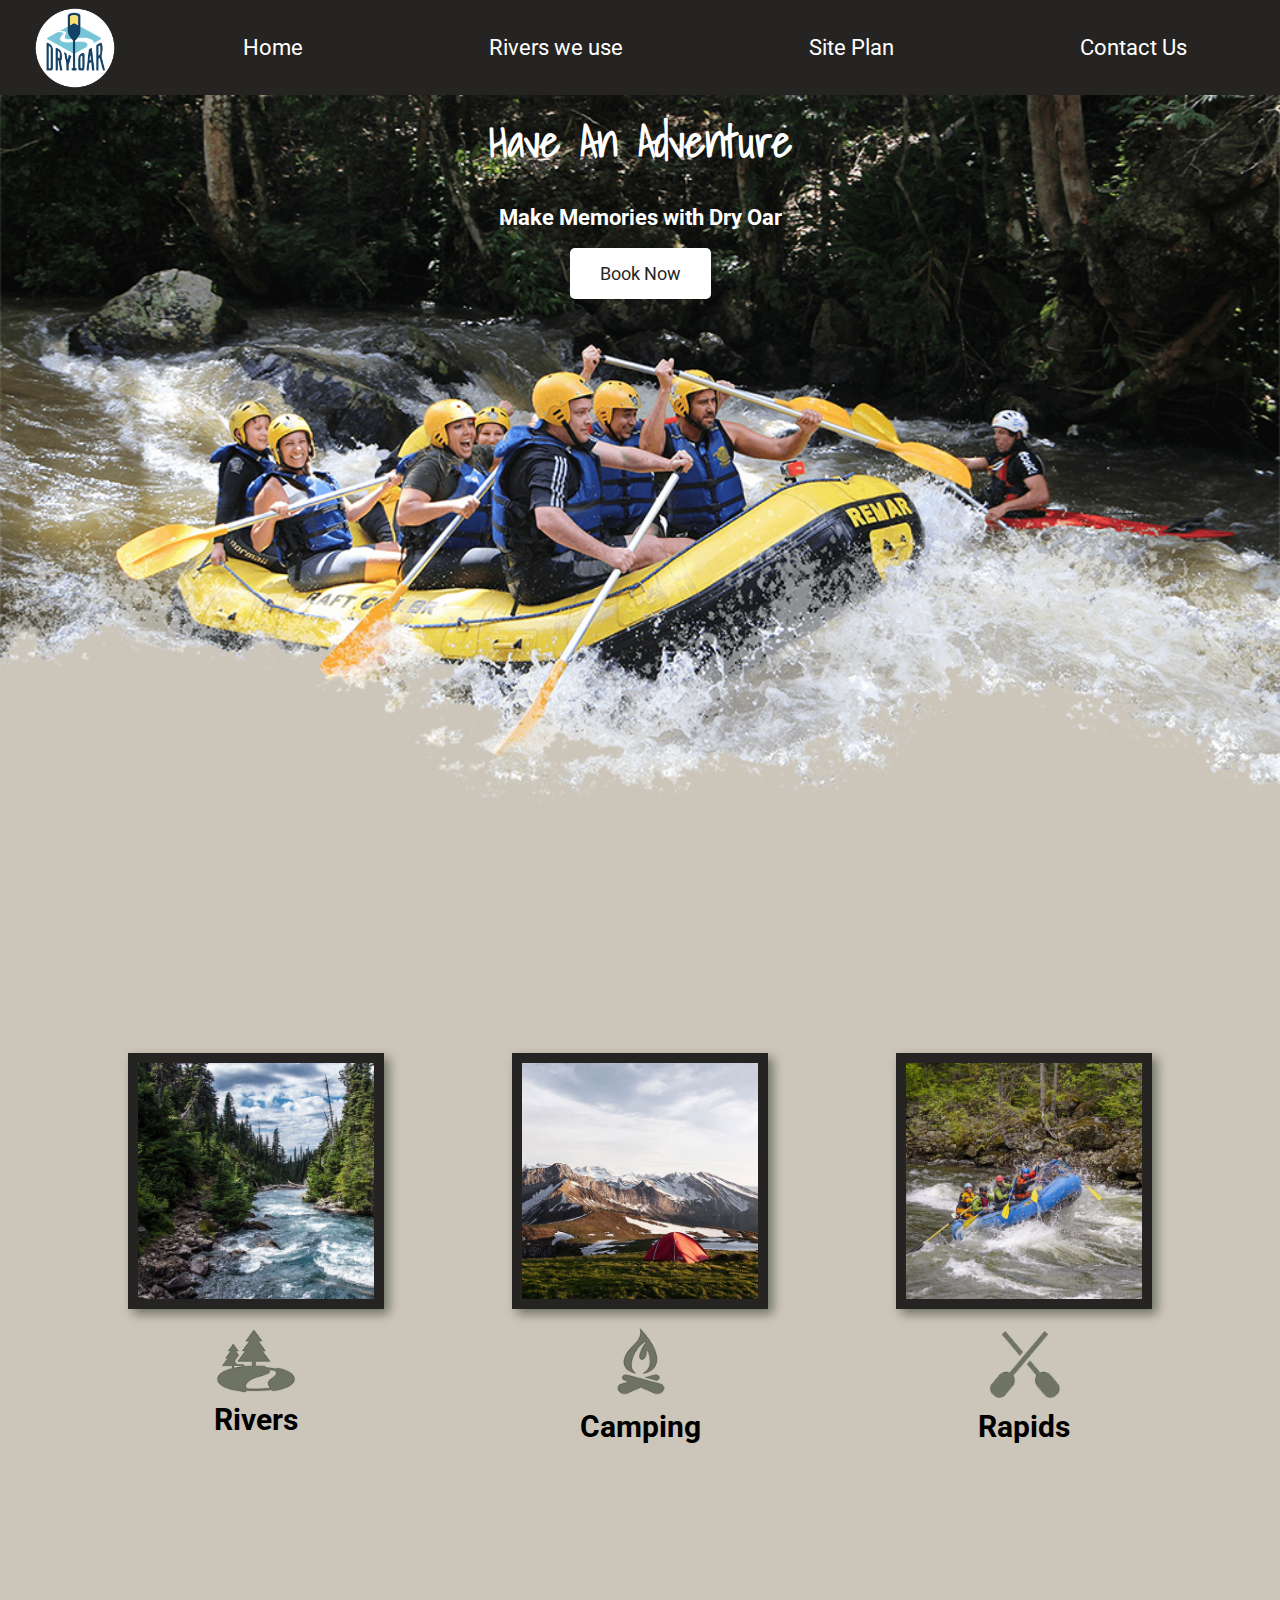
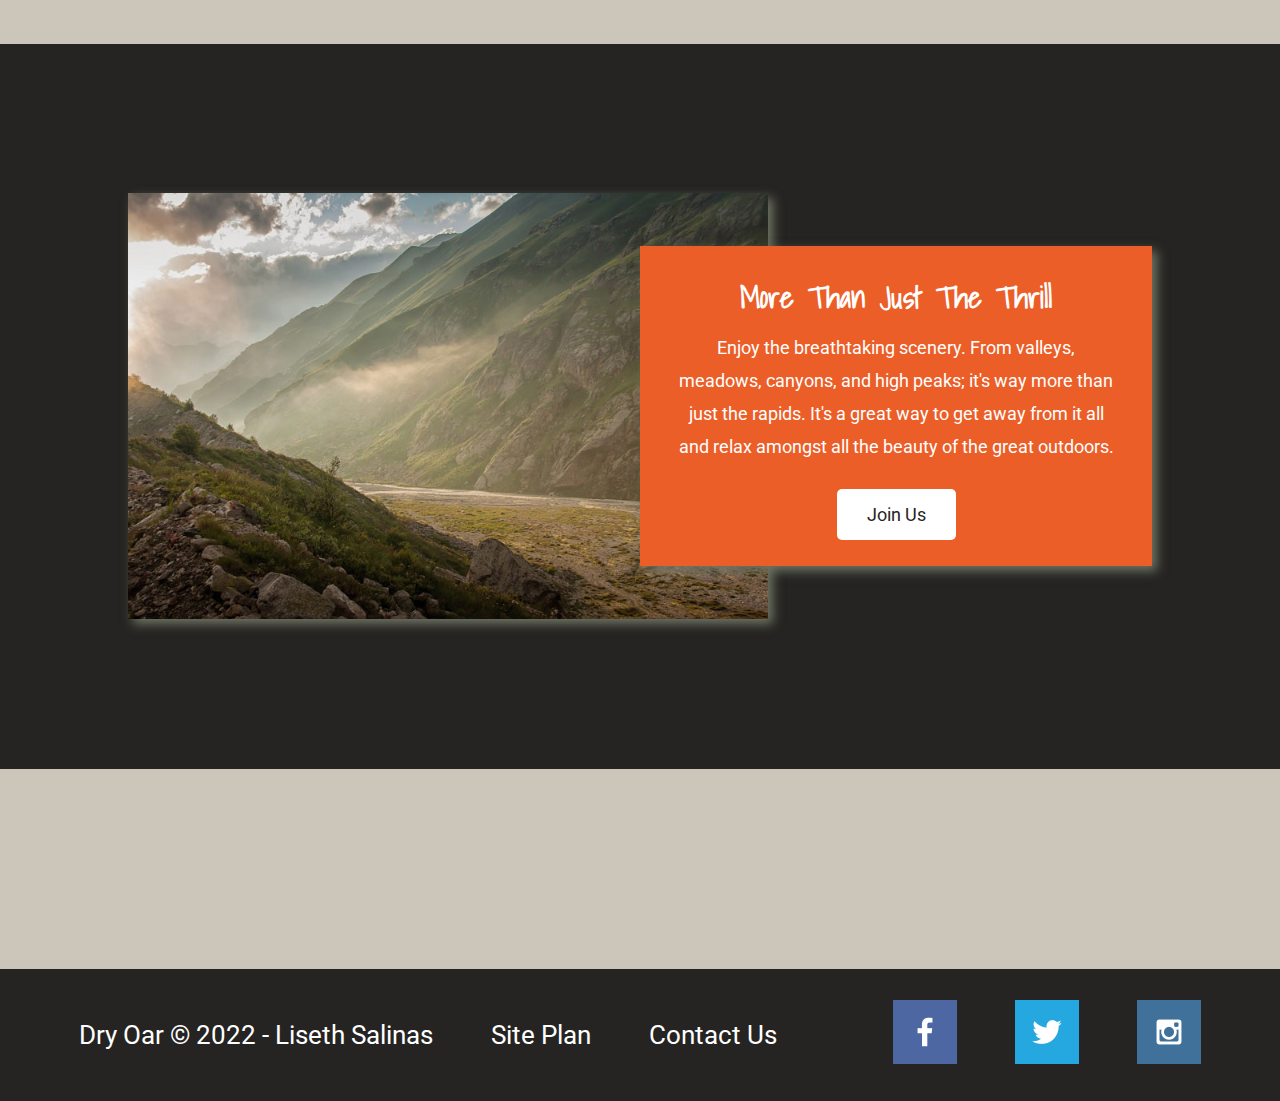
<file: wwr/index.html>
<!DOCTYPE html>
<html lang="en">
    <head>
        <meta charset="UTF-8">
        <meta http-equiv="X-UA-Compatible" content="IE=edge">
        <meta name="viewport" content="width=device-width, initial-scale=1.0">
        <title>Document</title>
        <link rel="stylesheet" href="styles/style.css">
    </head>
    <body>
        <div id="content">
            <header>
                <a id="logo_link" href="index.html">
                    <img class="logo" src="images/logo.png" alt="Dry Oar Logo">
                </a>
                <nav>
                    <a href="index.html">Home</a>
                    <a href="rivers.html">Rivers we use</a>
                    <a href="site-plan-rafting.html">Site Plan</a>
                    <a href="contactus.html">Contact Us</a>
                </nav>
            </header>
            <div id="hero">
                <div id="hero-box">
                    <img id="hero-img" src="images/hero.png" alt="People enjoying white water rafting">
                </div>           
                <section id="hero-msg">
                    <h1 class="home-title">Have An Adventure</h1>
                    <h4>Make Memories with Dry Oar </h4>
                    <div class='button-box'>
                        <a class='book' href="contactus.html">Book Now</a>
                    </div>
                </section>
            </div>    
            <main class="home-grid">
                <section class="rivers-card">
                    <img class="card-img" src="images/rivers.jpg" alt="river in forest">
                    <img class="icon" src="images/river_icon.png" alt="river icon">
                    <h2>Rivers</h2>
                </section>
                <section class="camping-card">
                    <img class="card-img" src="images/camping.jpg" alt="tent in mountains">
                    <img class="icon" src="images/fire_icon.png" alt="fire icon">
                    <h2>Camping</h2>
                </section>
                <section class="rapids-card">
                    <img class="card-img" src="images/rapids.jpg" alt="rafting boat">
                    <img class="icon" src="images/oars.png" alt="oars icon">
                    <h2>Rapids</h2>
                </section>
                <div id="background"></div> 
                <img class="mountains" src="images/mountains.jpg" alt="Misty mountains">
                <section class="msg">
                    <h2>More Than Just The Thrill</h2>
                    <p>Enjoy the breathtaking scenery. From valleys, meadows, canyons, and high peaks; it's way more than just the rapids. It's a great way to get away from it all and relax amongst all the beauty of the great outdoors. </p>
                    <a class='join' href="rivers.html">Join Us</a>
                </section>
            </main>
            <footer>
                <p>Dry Oar &copy; 2022 - Liseth Salinas</p>
                <p><a href="site-plan-rafting.html">Site Plan</a></p>
                <p><a href="contactus.html">Contact Us</a></p>
                <div class="social"></div>
                <a href="https://facebook.com"  target="_blank">
                <img src="images/facebook.png" alt="fb icon">
                </a>
                <a href="https://twitter.com" target="_blank">
                <img src="images/twitter.png" alt="twitter icon">
                </a>
                <a href="https://instagram.com" target="_blank">
                <img src="images/instagram.png" alt="instagram icon">
                </a>
            </footer>
        </div>    
    </body> 
</html>
</file>
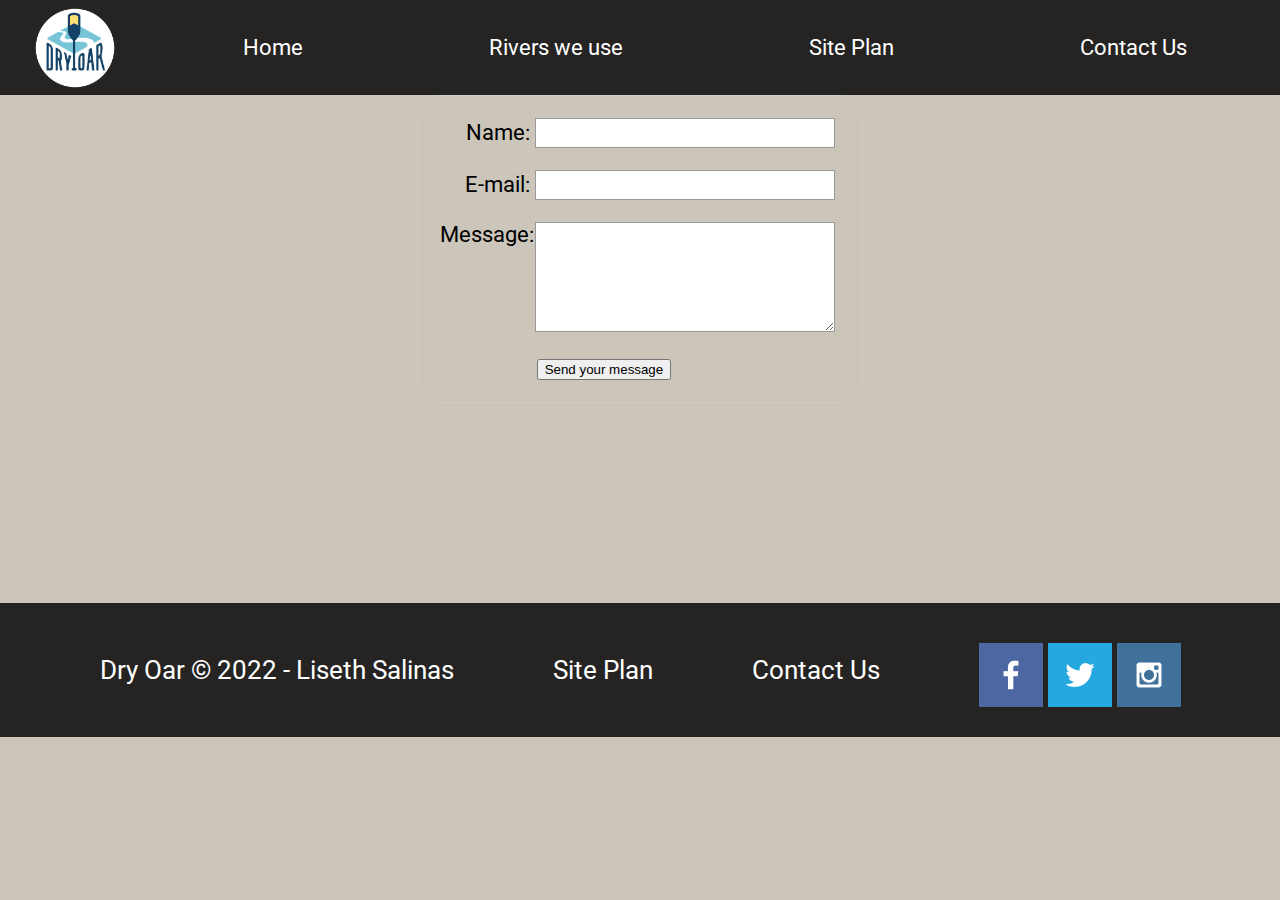
<file: wwr/contactus.html>
<!DOCTYPE html>
<html lang="en">
    <head>
        <meta charset="UTF-8">
        <meta http-equiv="X-UA-Compatible" content="IE=edge">
        <meta name="viewport" content="width=device-width, initial-scale=1.0">
        <title>Document</title>
        <link rel="stylesheet" href="styles/style.css">
    </head>
    <body>
        <div id="content">
            <header>
                <a id="logo_link" href="index.html">
                    <img class="logo" src="images/logo.png" alt="Dry Oar Logo">
                </a>
                <nav>
                    <a href="index.html">Home</a>
                    <a href="rivers.html">Rivers we use</a>
                    <a href="site-plan-rafting.html">Site Plan</a>
                    <a href="contactus.html">Contact Us</a>
                </nav>
            </header>
            <div id="feedback"></div>
            <form action="/my-handling-form-page" method="post">
                <ul>
                    <li>
                      <label for="name">Name:</label>
                      <input type="text" id="name" name="user_name" />
                    </li>
                    <li>
                      <label for="mail">E-mail:</label>
                      <input type="email" id="mail" name="user_email" />
                    </li>
                    <li>
                      <label for="msg">Message:</label>
                      <textarea id="msg" name="user_message"></textarea>
                    </li>
                    <li class="button">
                        <button type="submit">Send your message</button>
                    </li>
                </ul>
            </form>
            
                                
            <footer>
                <p>Dry Oar &copy; 2022 - Liseth Salinas</p>
                <p><a href="site-plan-rafting.html">Site Plan</a></p>
                <p><a href="contactus.html">Contact Us</a></p>
                <div class="social">
                    <a href="https://facebook.com"  target="_blank">
                        <img src="images/facebook.png" alt="fb icon">
                    </a>
                    <a href="https://twitter.com" target="_blank">
                        <img src="images/twitter.png" alt="twitter icon">
                    </a>
                    <a href="https://instagram.com" target="_blank">
                        <img src="images/instagram.png" alt="instagram icon">
                    </a>
                    <script>
                        // get the feedback div element so we can do something with it.
                        const feedbackElement = document.getElementById('feedback');
                        // get the form so we can read what was entered in it.
                        const formElement = document.forms[0];
                        // add a 'listener' to wait for a submission of our form. When that happens run the code below.
                        formElement.addEventListener('submit', function(e) {
                            // stop the form from doing the default action.
                            e.preventDefault();
                            // set the contents of our feedback element to a message letting the user know the form was submitted successfully. Notice that we pull the name that was entered in the form to personalize the message!
                            feedbackElement.innerHTML = 'Hello '+ formElement.user_name.value +'! Thank you for your message. We will get back with you as soon as possible!';
                            // make the feedback element visible.
                            feedbackElement.style.display = "block";
                            // add a class to move everything down so our message doesn't cover it.
                            document.body.classList.toggle('moveDown');
                        });
                    </script>
                </div>
            </footer>
        </div>    
    </body> 
</html>
</file>
<file: wwr/styles/style.css>
@import url('https://fonts.googleapis.com/css2?family=Roboto:wght@300;400;500&display=swap');
@import url('https://fonts.googleapis.com/css2?family=Shadows+Into+Light&display=swap');
:root {

  --heading-font: "Shadows Into Light";
  --paragraph-font: Roboto, Helvetica, sans-serif;

  --headline-color-on-white: #252422;  /* headlines on a white background */ 
  --headline-color-on-color: white; /* headlines on a colored background */ 
  --paragraph-color-on-white: #CCC5B9; /* paragraph text on a white background */ 
  --paragraph-color-on-color: white; /* paragraph text on a colored background */ 
  --paragraph-background-color: #252422  ;
  --nav-link-color: white;
  --nav-background-color: #EB5E28;
  --nav-hover-link-color: white;
  --nav-hover-background-color: #252122;
}

#content {
  max-width: 1600px;
  margin: 0 auto;
}

nav {
  display: flex;
  justify-content: space-around;
}

nav a {
  text-decoration: none;
  color: white;
  text-align: center;
  padding: 35px;
}   

nav a:hover {
  background-color: white;
  color: #252422;
}

#hero {
  display: grid;
  grid-template-columns: 1fr 3fr 1fr;
  margin-top: -100px; 
}

#hero-box {
  grid-column: 1/4;
  grid-row: 1/3;
  z-index: -1;
}

#hero-msg {
  grid-column: 2/3;
  grid-row: 1/2;
  margin-top: 100px;
}

#hero-msg h1, #hero-msg h4{
  text-align: center;
  color:white;
}

#hero-img {
  width: 100%
}

.button-box {
  text-align: center;
  color: white;
}

main section {
  text-align: center;
}

main section img {
  box-sizing: border-box;
}

#background {
  height: 725px;
  background-color: #252422;
  grid-column: 1/11;
  grid-row: 4/9;
}

body {
  background-color: #CCC5B9; 
  font-family: Roboto, Helvetica, sans-serif;
  font-size: 22px;
  margin: 0;
  padding: 0;
}

h2{
  margin: 0;
}

header {
  background-color:#252422;
  display: grid;
  grid-template-columns: 150px auto;
}

.home-title {
  color: white;
  font-family: "Shadows Into Light";
  font-size: 2em;
  margin-top: 10px;
}

.book, .join {
  background-color: white;
  color: #252422 ;
  text-decoration: none;
  font-family: Roboto, Helvetica, sans-serif;
  font-size: 18px;
  padding: 15px 30px;
  margin-top: 50px;
  border-radius: 5px;
}
.book:hover, .join:hover {
  background-color: #252422;
  color: white;
}

.rivers-card {
  grid-column: 2/4;
  grid-row: 2/3;
  margin: 200px 0; 
}

.camping-card {
  margin: 200px 0;
  grid-column: 5/7;
  grid-row: 2/3;
}

.rapids-card {
  margin: 200px 0;
  grid-column: 8/10;
  grid-row: 2/3;
}

.card-img {
  border: 10px solid #252422;
  transition: transform .5s;
  box-shadow: 5px 5px 10px #6f7364;
}
.card-img:hover {
  opacity: .6;
  transform: scale(1.1);
}


.card-img, .mountains {
  width: 100%;
}
  
.mountains {
  width: 100%;
  grid-column: 2/7;
  grid-row: 5/8;
  box-shadow: 5px 5px 10px #6f7364;
}

h4 {
  color: #252422;
}

.msg h2 {
  color: white;
  font-family: "Shadows Into Light";
} 

.msg p {
  color: white;
  font-family: Roboto, Helvetica, sans-serif;
  font-size: .8em;
  padding-bottom: 15px;
}

.msg {
  background-color: #EB5E28;
  padding: 35px;
  grid-column: 6/10;
  grid-row: 6/7;
  box-shadow: 5px 5px 10px #6f7364;
  line-height: 1.5em
}

footer {
  background-color: #252422;
  padding: 25px 50px;
  margin-top: 200px;
  display: flex;
  justify-content: space-around;
  align-items: center;
} 

footer a{
  color: white;
  text-decoration: none;
}

footer a:hover {
  background-color:white;
  color: #252422;
}

footer p {
  color: white;
  font-size: 1.2em;
}

footer p a:hover {
  text-decoration: underline;
}    

footer .social img {
  padding-top: 15px;
}

.icon {
  width: 80px;
  padding-top: 10px;
}

.logo {
  width: 80px;
}

#logo_link {
  padding-top: 5px;
  padding-top: 5px;
  justify-self: center;
  align-self: center;
}

.home-grid {
  display: grid;
  grid-template-columns: repeat(10, 1fr);
}

/*New page "Rivers we use"*/

.home2-title {
  color: white;
  font-family: "Shadows Into Light";
  font-size: 3em;
  margin: center;
}

#hero2 {
  display: grid;
  grid-template-columns: 1fr 3fr 1fr;
  margin-top: -100px; 

}

#hero2-img {
  width: 100%
}

#hero2-box {
  grid-column: 1/4;
  grid-row: 1/3;
  z-index: -1;
}

#hero2-msg {
  grid-column: 2/3;
  grid-row: 1/2;
  margin-top: 150px;
}

#hero-river {
  width: 100%
}

#hero2-msg h1 {
  text-align: center;
  color:white;
}

h1 , h2 , h3 {
text-align: center;
font-size: 30px;
}

#rivers-main {
  text-align: justify;
  padding-left: 30px;
  padding-right: 30px;
  
}

main section img {
  box-sizing: border-box;
}

#background2 {
  height: 400px;
  background-color: #252422;
  grid-column: 1/11;
  grid-row: 4/9;
  display: flex;
  align-items: center;
}

#background2 img{
  width: 35%;
  height: 70%
}

.river1 {
  max-height: 500px;
  max-width: 300px;
  display: block;
  margin-left: auto;
  margin-right: auto;
  box-shadow: 5px 5px 10px #6f7364;
}

.river2 {
  max-height: 500px;
  max-width: 300px;
  display: block;
  margin-left: auto;
  margin-right: auto;
  box-shadow: 5px 5px 10px #6f7364;
}
.river3 {
  max-height: 500px;
  max-width: 300px;
  display: block;
  margin-left: auto;
  margin-right: auto;
  box-shadow: 5px 5px 10px #6f7364;
}
.river4 {
  max-height: 500px;
  max-width: 300px;
  display: block;
  margin-left: auto;
  margin-right: auto;
  box-shadow: 5px 5px 10px #6f7364;
}
.river5 {
  max-height: 500px;
  max-width: 300px;
  display: block;
  margin-left: auto;
  margin-right: auto;
  box-shadow: 5px 5px 10px #6f7364;
}
.river6 {
  max-height: 500px;
  max-width: 300px;
  display: block;
  margin-left: auto;
  margin-right: auto;
  box-shadow: 5px 5px 10px #6f7364;
}
.river7 {
  max-height: 500px;
  max-width: 300px;
  display: block;
  margin-left: auto;
  margin-right: auto;
  box-shadow: 5px 5px 10px #6f7364;
}
.river8 {
  max-height: 500px;
  max-width: 300px;
  display: block;
  margin-left: auto;
  margin-right: auto;
  box-shadow: 5px 5px 10px #6f7364;
}
.river9 {
  max-height: 500px;
  max-width: 300px;
  display: block;
  margin-left: auto;
  margin-right: auto;
  box-shadow: 5px 5px 10px #6f7364;
}
form {
  /* Center the form on the page */
  margin: 0 auto;
  width: 400px;
  /* Form outline */
  padding: 1em;
  border: 1px solid #ccc;
  border-radius: 1em;
}

ul {
  list-style: none;
  padding: 0;
  margin: 0;
}

form li + li {
  margin-top: 1em;
}

label {
  /* Uniform size & alignment */
  display: inline-block;
  width: 90px;
  text-align: right;
}

input, 
textarea {
  /* To make sure that all text fields have the same font settings
      By default, textareas have a monospace font */
  font: 1em sans-serif;
  /* Uniform text field size */
  width: 300px;
  box-sizing: border-box;
  /* Match form field borders */
  border: 1px solid #999;
}

input:focus,
textarea:focus {
  /* Additional highlight for focused elements */
  border-color: #000;
}

textarea {
  /* Align multiline text fields with their labels */
  vertical-align: top;

  /* Provide space to type some text */
  height: 5em;
}

.button {
  /* Align buttons with the text fields */
  padding-left: 90px; /* same size as the label elements */
}

button {
  /* This extra margin represent roughly the same space as the space
      between the labels and their text fields */
  margin-left: 0.5em;
}

#feedback {
  background-color: antiquewhite;
  position: absolute;
  top: 0;
  left: 0;
  right: 0;
  padding: .5em;
  /* make this element invisible until we are ready for it */
  display: none;      
}
.moveDown {
    margin-top: 3em;
}

@media screen and (max-width: 900px) {
  #hero, .home-grid {
      display: block;
      height: auto;
  }
  nav, footer {
      flex-direction: column;
  }
  nav a {
      display: block;
      padding: 15px;
  }
  #hero {
      margin-top: 0;
  }
  #hero-msg {
      margin-top: 0;
  }
  #hero-msg h4 {
      display: none;
  }
  .home-title {
      font-size: 25px;
      color: #6f7364;
  }
  .rivers-card, .camping-card, .rapids-card { 
      margin: 50px auto;
      width: 60%;
  }
  #background {
      display: none;
  }
  .mountains, .msg {
      width: 80%;
      display: block;
      margin: 0 auto;
  }
  footer {
      margin-top: 25px;
  }
/*rivers page*/

  #hero2-msg {
    grid-column: 2/3;
    grid-row: 1/2;
    margin-top: 50px;
  }
  
  #hero-river {
    width: 200%
  }
  
  #hero2-msg h1 {
    text-align: center;
    color:white;
  }

  .river1 {
    max-height: 200px;
    max-width: 200px;
    display: block;
    margin-left: auto;
    margin-right: auto;
    box-shadow: 5px 5px 10px #6f7364;
  }
  
  .river2 {
    max-height: 200px;
    max-width: 200px;
    display: block;
    margin-left: auto;
    margin-right: auto;
    box-shadow: 5px 5px 10px #6f7364;
  }
  .river3 {
    max-height: 200px;
    max-width: 200px;
    display: block;
    margin-left: auto;
    margin-right: auto;
    box-shadow: 5px 5px 10px #6f7364;
  }
  .river4 {
    max-height: 200px;
    max-width: 200px;
    display: block;
    margin-left: auto;
    margin-right: auto;
    box-shadow: 5px 5px 10px #6f7364;
  }
  .river5 {
    max-height: 200px;
    max-width: 200px;
    display: block;
    margin-left: auto;
    margin-right: auto;
    box-shadow: 5px 5px 10px #6f7364;
  }
  .river6 {
    max-height: 200px;
    max-width: 200px;
    display: block;
    margin-left: auto;
    margin-right: auto;
    box-shadow: 5px 5px 10px #6f7364;
  }
  .river7 {
    max-height: 200px;
    max-width: 200px;
    display: block;
    margin-left: auto;
    margin-right: auto;
    box-shadow: 5px 5px 10px #6f7364;
  }
  .river8 {
    max-height: 200px;
    max-width: 200px;
    display: block;
    margin-left: auto;
    margin-right: auto;
    box-shadow: 5px 5px 10px #6f7364;
  }
  .river9 {
    max-height: 200px;
    max-width: 200px;
    display: block;
    margin-left: auto;
    margin-right: auto;
    box-shadow: 5px 5px 10px #6f7364;
  }
}
</file>
